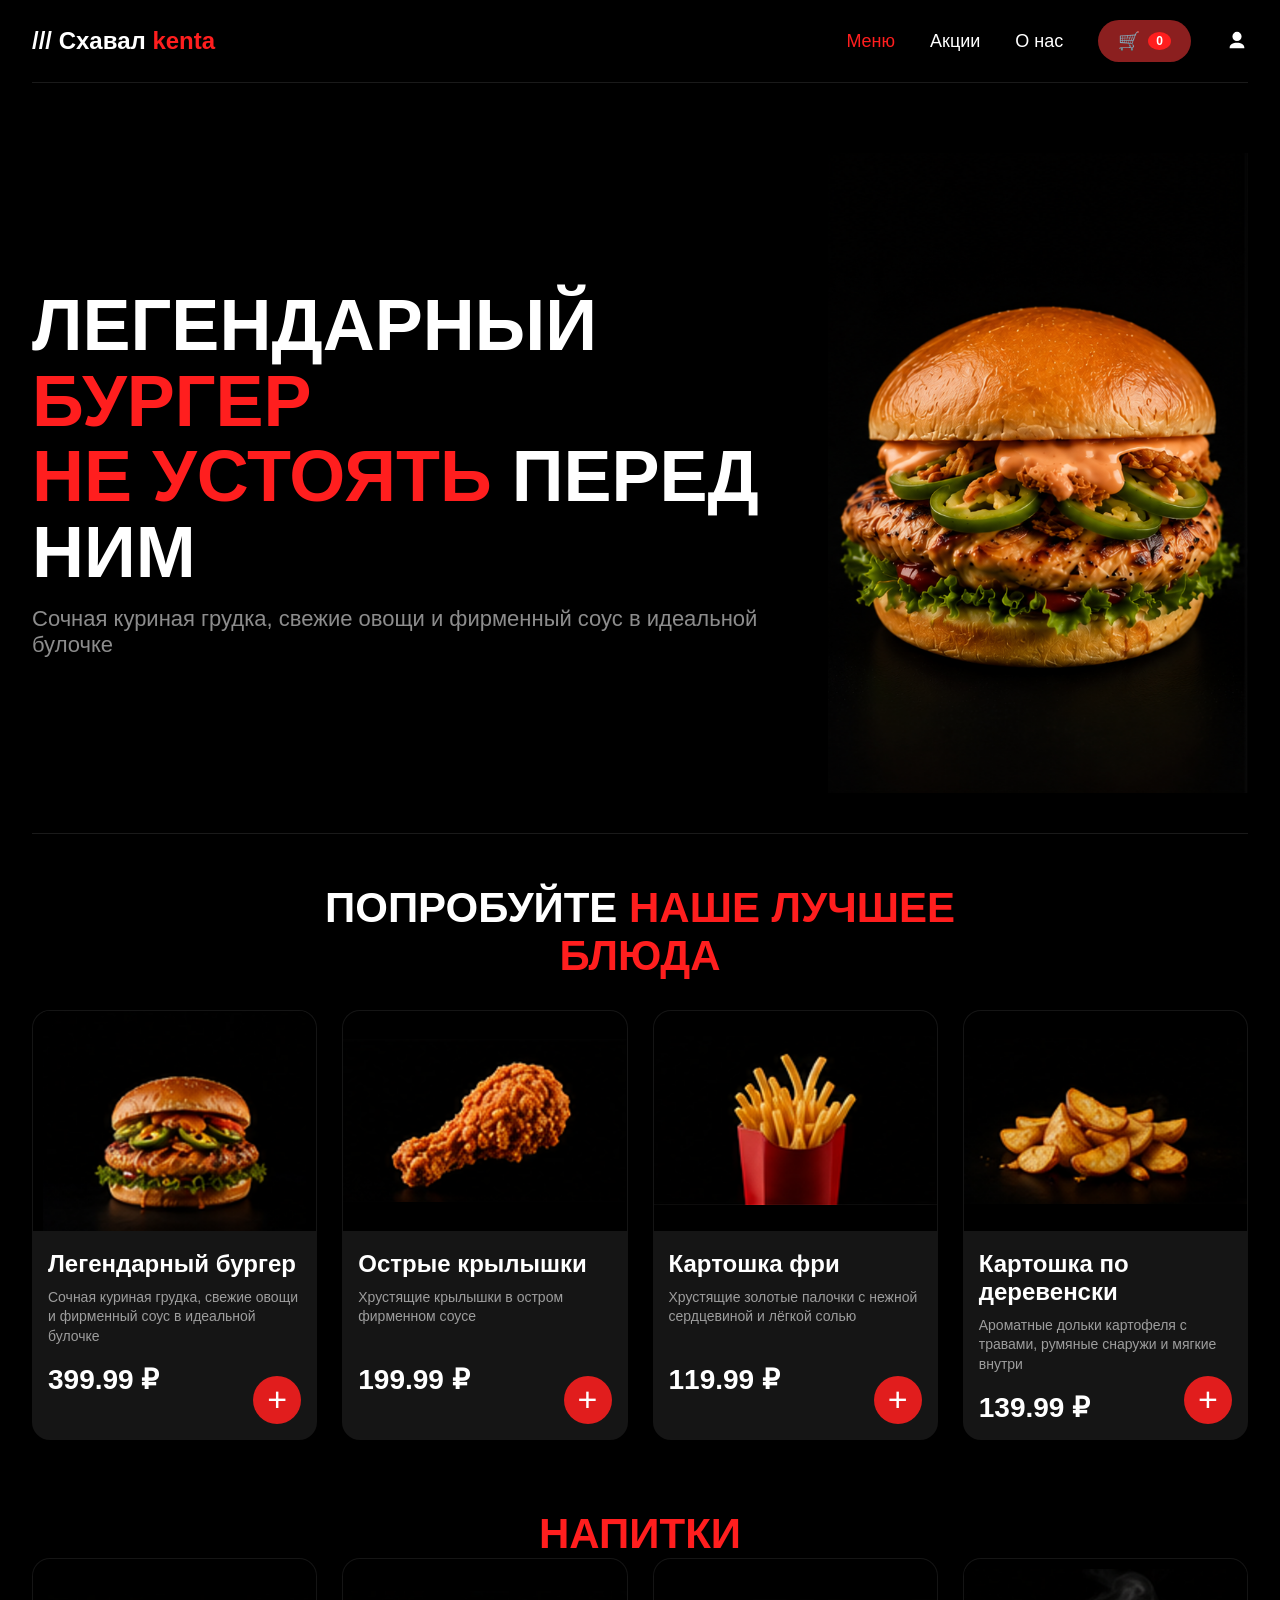
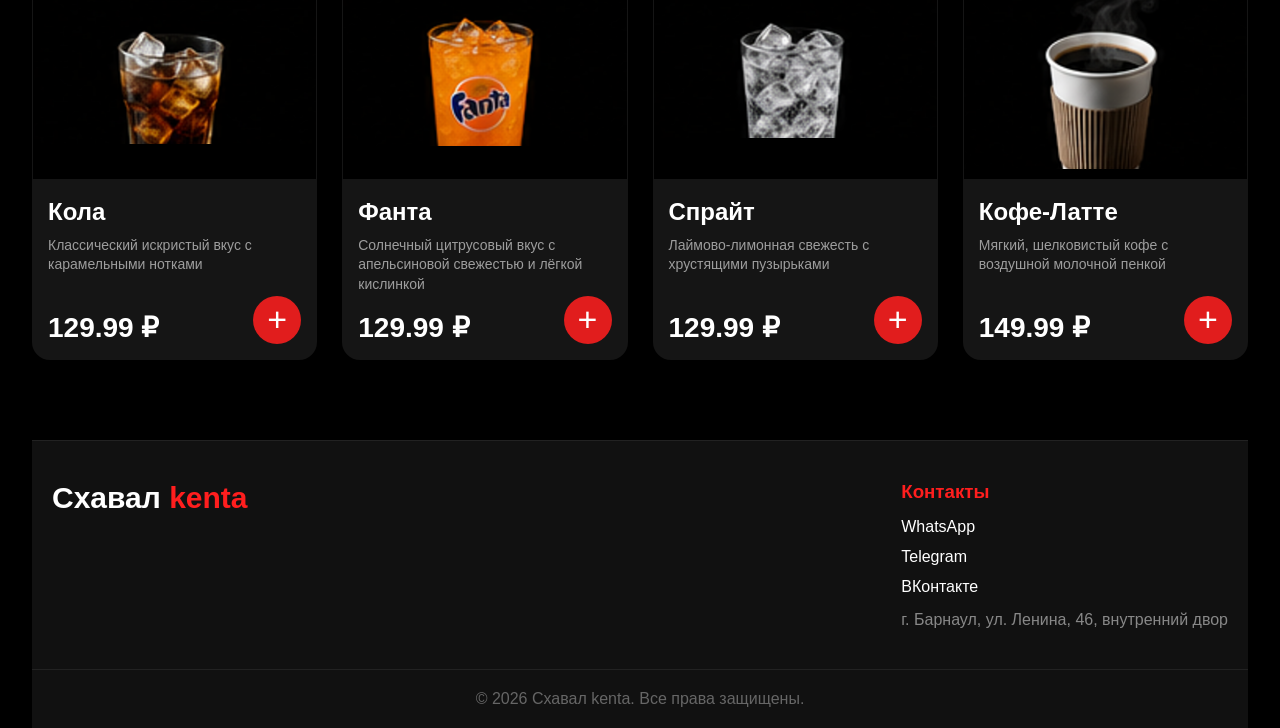
<file: index.html>
<!DOCTYPE html>
<html lang="ru">

<head>
    <meta charset="UTF-8">
    <meta name="viewport" content="width=device-width, initial-scale=1.0">
    <title>Схавал kenta</title>
    <link rel="stylesheet" href="style.css">
</head>

<body>
    <div class="container">

        <header>
            <a class="logo" href="index.html">/// Схавал <span>kenta</span></a>
            <div class="nav">
                <a href="index.html" class="active" id="nav-home">Меню</a>
                <a href="promo.html" id="nav-promo">Акции</a>
                <a href="about.html" id="nav-about2">О нас</a>
                <a class="cart" onclick="openCart()">
                    🛒 <span class="cart-badge" id="cartCount">0</span>
                </a>
                <a class="profile-btn" href="profile.html" id="nav-profile">
                    <svg xmlns="http://www.w3.org/2000/svg" width="22" height="22" fill="white" viewBox="0 0 24 24">
                        <path
                            d="M12 12a5 5 0 1 0-5-5 5 5 0 0 0 5 5zm0 2c-4.42 0-8 2.24-8 5v1h16v-1c0-2.76-3.58-5-8-5z" />
                    </svg>
                </a>
            </div>
        </header>

        <section class="hero">
            <div class="hero-text">
                <h1>
                    ЛЕГЕНДАРНЫЙ <span class="red">БУРГЕР</span><br>
                    <span class="red">НЕ УСТОЯТЬ</span> ПЕРЕД НИМ
                </h1>
                <p>Сочная куриная грудка, свежие овощи и фирменный соус в идеальной булочке</p>
            </div>
            <img id="heroBurger" src="bur1.png" alt="Бургер">
        </section>

        <div class="section-title">
            ПОПРОБУЙТЕ <span>НАШЕ ЛУЧШЕЕ</span><br>
            <span>БЛЮДА</span>
        </div>

        <div class="cards">
            <div class="card" data-id="1" data-title="Легендарный бургер" data-price="399.99">
                <img class="animated-food"
                    data-frames="burger1.png,burger2.png,burger3.png,burger4.png,burger5.png,burger6.png"
                    src="burger1.png" alt="">
                <div class="card-content">
                    <h3>Легендарный бургер</h3>
                    <p>Сочная куриная грудка, свежие овощи и фирменный соус в идеальной булочке</p>
                    <div class="price">399.99 ₽</div>
                </div>
                <button class="plus" onclick="addToCart(1)">+</button>
            </div>
            <div class="card" data-id="2" data-title="Острые крылышки" data-price="199.99">
                <img class="animated-food"
                    data-frames="chicken1.png,chicken2.png,chicken3.png,chicken4.png,chicken5.png,chicken6.png"
                    src="chicken1.png" alt="">
                <div class="card-content">
                    <h3>Острые крылышки</h3>
                    <p>Хрустящие крылышки в остром фирменном соусе</p>
                    <div class="price">199.99 ₽</div>
                </div>
                <button class="plus" onclick="addToCart(2)">+</button>
            </div>
            <div class="card" data-id="3" data-title="Картошка фри" data-price="119.99">
                <img class="animated-food"
                    data-frames="fries1.png,fries2.png,fries3.png,fries4.png,fries5.png,fries6.png" src="fries1.png"
                    alt="">
                <div class="card-content">
                    <h3>Картошка фри</h3>
                    <p>Хрустящие золотые палочки с нежной сердцевиной и лёгкой солью</p>
                    <div class="price">119.99 ₽</div>
                </div>
                <button class="plus" onclick="addToCart(3)">+</button>
            </div>
            <div class="card" data-id="4" data-title="Картошка по деревенски" data-price="139.99">
                <img class="animated-food"
                    data-frames="potato1.png,potato2.png,potato3.png,potato4.png,potato5.png,potato6.png"
                    src="potato1.png" alt="">
                <div class="card-content">
                    <h3>Картошка по деревенски</h3>
                    <p>Ароматные дольки картофеля с травами, румяные снаружи и мягкие внутри</p>
                    <div class="price">139.99 ₽</div>
                </div>
                <button class="plus" onclick="addToCart(4)">+</button>
            </div>
        </div>

        <h2 class="drinks">НАПИТКИ</h2>

        <div class="cards">
            <div class="card" data-id="5" data-title="Кола" data-price="129.99">
                <img class="animated-food" data-frames="cola1.png,cola2.png,cola3.png,cola4.png,cola5.png,cola6.png"
                    src="cola1.png" alt="">
                <div class="card-content">
                    <h3>Кола</h3>
                    <p>Классический искристый вкус с карамельными нотками</p>
                    <div class="price">129.99 ₽</div>
                </div>
                <button class="plus" onclick="addToCart(5)">+</button>
            </div>
            <div class="card" data-id="6" data-title="Фанта" data-price="129.99">
                <img class="animated-food"
                    data-frames="fanta1.png,fanta2.png,fanta3.png,fanta4.png,fanta5.png,fanta6.png" src="fanta1.png"
                    alt="">
                <div class="card-content">
                    <h3>Фанта</h3>
                    <p>Солнечный цитрусовый вкус с апельсиновой свежестью и лёгкой кислинкой</p>
                    <div class="price">129.99 ₽</div>
                </div>
                <button class="plus" onclick="addToCart(6)">+</button>
            </div>
            <div class="card" data-id="7" data-title="Спрайт" data-price="129.99">
                <img class="animated-food"
                    data-frames="sprite1.png,sprite2.png,sprite3.png,sprite4.png,sprite5.png,sprite6.png"
                    src="sprite1.png" alt="">
                <div class="card-content">
                    <h3>Спрайт</h3>
                    <p>Лаймово-лимонная свежесть с хрустящими пузырьками</p>
                    <div class="price">129.99 ₽</div>
                </div>
                <button class="plus" onclick="addToCart(7)">+</button>
            </div>
            <div class="card" data-id="8" data-title="Кофе-Латте" data-price="149.99">
                <img class="animated-food"
                    data-frames="latte1.png,latte2.png,latte3.png,latte4.png,latte5.png,latte6.png" src="latte1.png"
                    alt="">
                <div class="card-content">
                    <h3>Кофе-Латте</h3>
                    <p>Мягкий, шелковистый кофе с воздушной молочной пенкой</p>
                    <div class="price">149.99 ₽</div>
                </div>
                <button class="plus" onclick="addToCart(8)">+</button>
            </div>
        </div>

        <footer class="footer">
            <div class="footer-container">
                <div class="footer-logo">
                    <h2>Схавал <span>kenta</span></h2>
                </div>
                <div class="footer-links">
                    <h3>Контакты</h3>
                    <a href="https://wa.me/79999999999" target="_blank">WhatsApp</a>
                    <a href="https://t.me/yourtelegram" target="_blank">Telegram</a>
                    <a href="https://vk.com/yourvk" target="_blank">ВКонтакте</a>
                    <p>г. Барнаул, ул. Ленина, 46, внутренний двор</p>
                </div>
            </div>
            <div class="footer-bottom">
                © 2026 Схавал kenta. Все права защищены.
            </div>
        </footer>

    </div>

    <div id="cartPanel" class="cart-panel">
        <div class="cart-header">
            <h2>🛒 <span>Корзина</span></h2>
            <button onclick="closeCart()">✕</button>
        </div>
        <div id="cartItems"></div>
        <div class="cart-total">Итого: <span id="cartTotal">0 ₽</span></div>
        <button class="checkout-btn" onclick="checkout()">Оформить заказ</button>
    </div>
    <div id="overlay" class="overlay" onclick="closeCart()"></div>

    <div id="orderModal" class="order-modal">
        <h2>Заказ оформлен!</h2>
        <p>Ваш заказ принят и готовится</p>
        <div class="time">67 минут</div>
        <p style="font-size: 0.95rem; color: #666;">Время ожидания</p>
        <button onclick="closeOrderModal()">Отлично!</button>
    </div>


    <div class="toast" id="toast"></div>
    <script src="cart.js"></script>
    <script>

        let foods = document.querySelectorAll('.animated-food');
        foods.forEach(function (food) {
            let interval;
            let frames = food.dataset.frames.split(',');
            food.parentElement.addEventListener('mouseenter', function () {
                let index = 0;
                interval = setInterval(function () {
                    food.src = frames[index];
                    index++;
                    if (index >= frames.length) index = 0;
                }, 120);
            });
            food.parentElement.addEventListener('mouseleave', function () {
                clearInterval(interval);
                food.src = frames[0];
            });
        });

        let heroBurger = document.querySelector('#heroBurger');
        if (heroBurger) {
            let heroFrames = ['bur1.png', 'bur2.png', 'bur3.png'];
            let heroIndex = 0;
            setInterval(function () {
                heroBurger.src = heroFrames[heroIndex];
                heroIndex++;
                if (heroIndex >= heroFrames.length) heroIndex = 0;
            }, 1000);
        }
    </script>
</body>

</html>
</file>
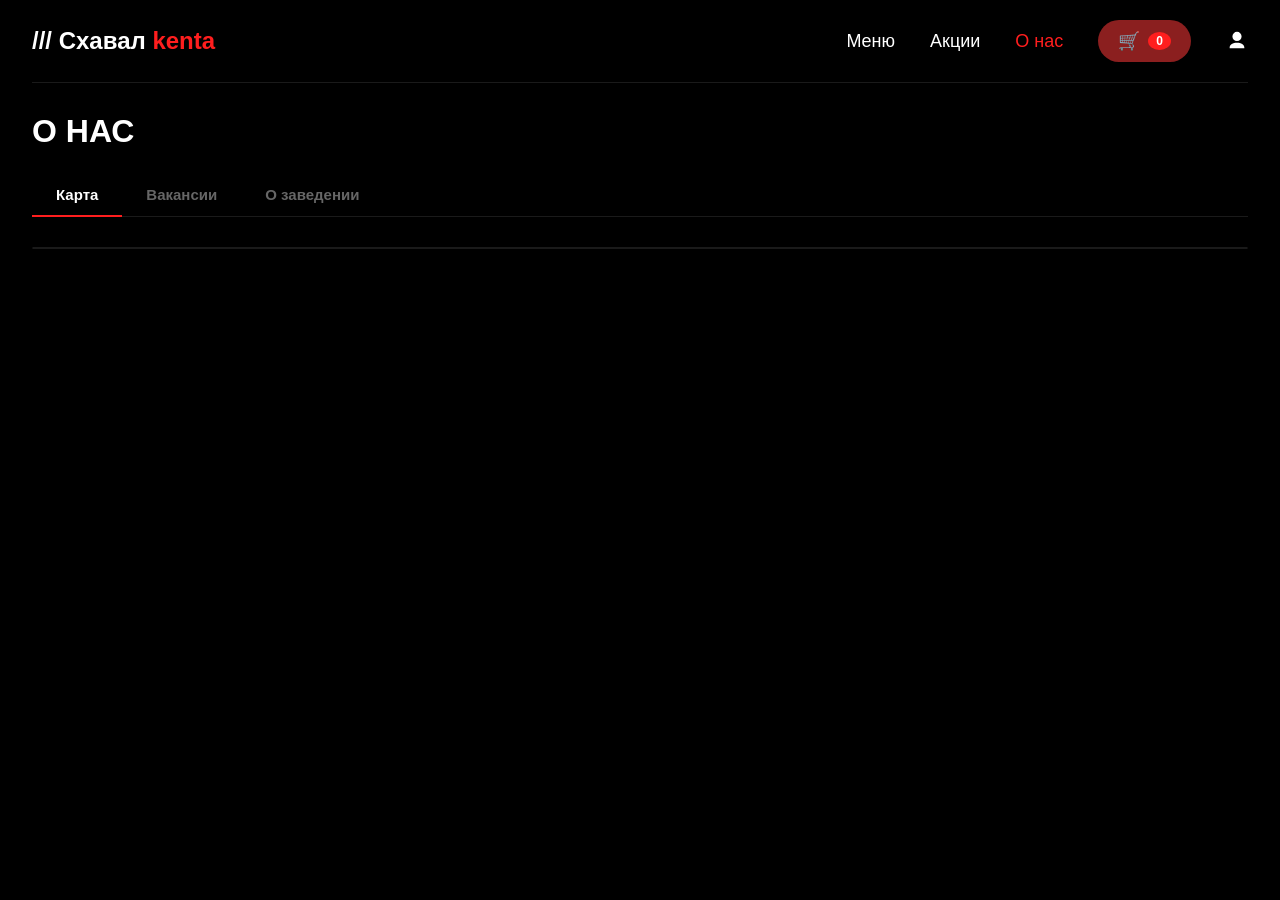
<file: about.html>
<!DOCTYPE html>
<html lang="ru">

<head>
    <meta charset="UTF-8">
    <meta name="viewport" content="width=device-width, initial-scale=1.0">
    <title>Схавал kenta</title>
    <link rel="stylesheet" href="style.css">
</head>

<body>
    <div class="container">

        <header>
            <a class="logo" href="index.html">/// Схавал <span>kenta</span></a>
            <div class="nav">
                <a href="index.html" id="nav-home">Меню</a>
                <a href="promo.html" id="nav-promo">Акции</a>
                <a href="about.html" class="active" id="nav-about2">О нас</a>
                <a class="cart" onclick="openCart()">
                    🛒 <span class="cart-badge" id="cartCount">0</span>
                </a>
                <a class="profile-btn" href="profile.html" id="nav-profile">
                    <svg xmlns="http://www.w3.org/2000/svg" width="22" height="22" fill="white" viewBox="0 0 24 24">
                        <path
                            d="M12 12a5 5 0 1 0-5-5 5 5 0 0 0 5 5zm0 2c-4.42 0-8 2.24-8 5v1h16v-1c0-2.76-3.58-5-8-5z" />
                    </svg>
                </a>
            </div>
        </header>

        <h1 class="page-title">О нас</h1>

        <div class="rest-tabs">
            <button class="rest-tab active" onclick="switchTab('map',this)">Карта</button>
            <button class="rest-tab" onclick="switchTab('vacancies',this)">Вакансии</button>
            <button class="rest-tab" onclick="switchTab('about',this)">О заведении</button>
        </div>

        <div id="rtab-map">
            <div style="background:#0a0a0a;border:1px solid #1a1a1a;border-radius:18px;overflow:hidden;">
                <script type="text/javascript" charset="utf-8" async
                    src="https://api-maps.yandex.ru/services/constructor/1.0/js/?um=constructor%3A766da24a5356ea1ac4729440b172057c59a170a69f3372143c3693580da7311b&amp;width=100%&amp;height=400&amp;lang=ru_RU&amp;scroll=true"></script>
            </div>
        </div>

        <div id="rtab-vacancies" style="display:none;">
            <div class="vacancy-grid">
                <div class="vacancy-card">
                    <div>
                        <div class="v-title">Кассир-оператор</div>
                        <div class="v-meta">Полная занятость · Центр · Опыт не требуется</div>
                    </div>
                    <div class="vacancy-salary">от 45 000 ₽</div><button class="btn-primary">Откликнуться</button>
                </div>
                <div class="vacancy-card">
                    <div>
                        <div class="v-title">Повар горячего цеха</div>
                        <div class="v-meta">Полная занятость · Все точки · Опыт от 1 года</div>
                    </div>
                    <div class="vacancy-salary">от 60 000 ₽</div><button class="btn-primary">Откликнуться</button>
                </div>
                <div class="vacancy-card">
                    <div>
                        <div class="v-title">Менеджер смены</div>
                        <div class="v-meta">Полная занятость · Все точки · Опыт от 2 лет</div>
                    </div>
                    <div class="vacancy-salary">от 75 000 ₽</div><button class="btn-primary">Откликнуться</button>
                </div>
                <div class="vacancy-card">
                    <div>
                        <div class="v-title">Курьер доставки</div>
                        <div class="v-meta">Частичная занятость · Свободный график</div>
                    </div>
                    <div class="vacancy-salary">от 50 000 ₽</div><button class="btn-primary">Откликнуться</button>
                </div>
            </div>
        </div>

        <div id="rtab-about" style="display:none;">
            <div class="about-text">
                <p>Добро пожаловать в «Схавал kenta»! Здесь пахнет жареным луком и свежей булочкой, а курочка всегда
                    золотистая и хрустит так, что слышно за версту. Мы не заставляем ждать - ваши любимые бургеры,
                    крылья и картофель фри готовятся мгновенно. Идеальное место, чтобы быстро перекусить после учебы,
                    работы или просто порадовать себя вкусным хот-догом. Заходите, у нас вкусно и по-соседски душевно!
                </p>
            </div>
            <div class="stats-grid">
                <div class="stat-card">
                    <div class="stat-number">12</div>
                    <div class="stat-label">Ресторанов</div>
                </div>
                <div class="stat-card">
                    <div class="stat-number">500k+</div>
                    <div class="stat-label">Гостей в год</div>
                </div>
                <div class="stat-card">
                    <div class="stat-number">4.8★</div>
                    <div class="stat-label">Средняя оценка</div>
                </div>
            </div>
        </div>

    </div>
    <div id="cartPanel" class="cart-panel">
        <div class="cart-header">
            <h2>🛒 <span>Корзина</span></h2><button onclick="closeCart()">✕</button>
        </div>
        <div id="cartItems"></div>
        <div class="cart-total">Итого: <span id="cartTotal">0 ₽</span></div>
        <button class="checkout-btn" onclick="checkout()">Оформить заказ</button>
    </div>
    <div id="overlay" class="overlay" onclick="closeCart()"></div>
    <div id="orderModal" class="order-modal">
        <h2>Заказ оформлен!</h2>
        <p>Ваш заказ принят и готовится</p>
        <div class="time">67 минут</div>
        <p style="font-size: 0.95rem; color: #666;">Время ожидания</p>
        <button onclick="closeOrderModal()">Отлично!</button>
    </div>
    <div class="toast" id="toast"></div>

    <script src="cart.js"></script>
    <script>
        function switchTab(id, btn) {
            document.querySelectorAll('[id^="rtab-"]').forEach(t => t.style.display = 'none');
            document.querySelectorAll('.rest-tab').forEach(b => b.classList.remove('active'));
            document.getElementById('rtab-' + id).style.display = 'block';
            if (btn) btn.classList.add('active');
        }
    </script>
</body>

</html>
</file>
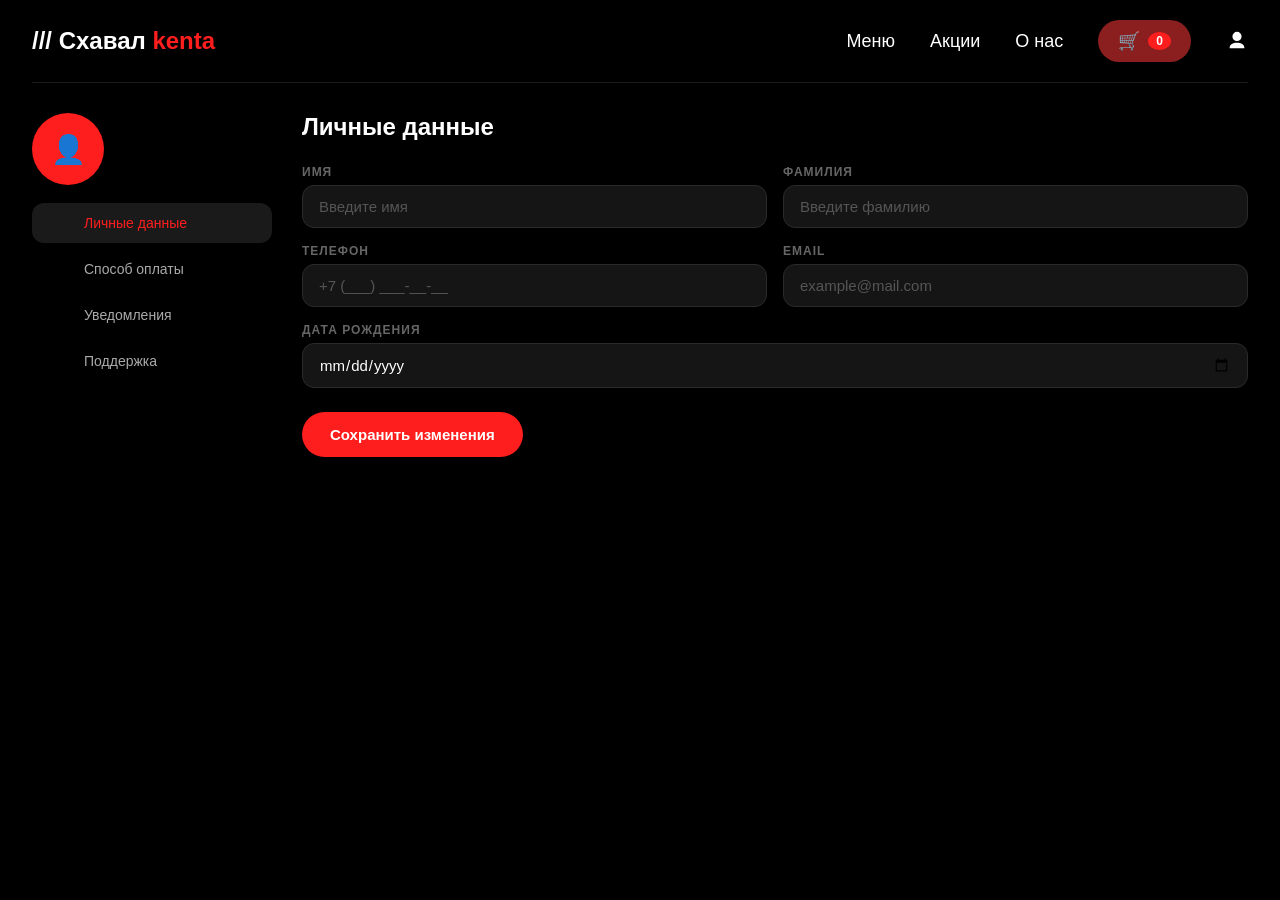
<file: profile.html>
<!DOCTYPE html>
<html lang="ru">
<head>
<meta charset="UTF-8">
<meta name="viewport" content="width=device-width, initial-scale=1.0">
<title>Схавал kenta</title>
<link rel="stylesheet" href="style.css">

</head>
<body>
<div class="container">

<header>
    <a class="logo" href="index.html">/// Схавал <span>kenta</span></a>
    <div class="nav">
        <a href="index.html" id="nav-home">Меню</a>
        <a href="promo.html" id="nav-promo">Акции</a>
        <a href="about.html" id="nav-about2">О нас</a>
        <a class="cart" onclick="openCart()">
            🛒 <span class="cart-badge" id="cartCount">0</span>
        </a>
        <a class="profile-btn active" href="profile.html" id="nav-profile">
            <svg xmlns="http://www.w3.org/2000/svg" width="22" height="22" fill="white" viewBox="0 0 24 24">
                <path d="M12 12a5 5 0 1 0-5-5 5 5 0 0 0 5 5zm0 2c-4.42 0-8 2.24-8 5v1h16v-1c0-2.76-3.58-5-8-5z"/>
            </svg>
        </a>
    </div>
</header>

<div class="profile-layout">
    <aside class="profile-sidebar">
        <div class="profile-avatar">👤</div>
        <button class="profile-nav-btn active" onclick="switchProfile('info',this)"><span style="font-size:18px;width:24px;"></span>Личные данные</button>
        <button class="profile-nav-btn" onclick="switchProfile('payment',this)"><span style="font-size:18px;width:24px;"></span>Способ оплаты</button>
        <button class="profile-nav-btn" onclick="switchProfile('notifs',this)"><span style="font-size:18px;width:24px;"></span>Уведомления</button>
        <button class="profile-nav-btn" onclick="switchProfile('support',this)"><span style="font-size:18px;width:24px;"></span>Поддержка</button>
    </aside>

    <main>
        <div class="profile-section active" id="ps-info">
            <h2>Личные данные</h2>
            <div class="form-row">
                <div class="form-group"><label class="form-label">Имя</label><input class="form-input" placeholder="Введите имя"></div>
                <div class="form-group"><label class="form-label">Фамилия</label><input class="form-input" placeholder="Введите фамилию"></div>
            </div>
            <div class="form-row">
                <div class="form-group"><label class="form-label">Телефон</label><input class="form-input" placeholder="+7 (___) ___-__-__"></div>
                <div class="form-group"><label class="form-label">Email</label><input class="form-input" placeholder="example@mail.com"></div>
            </div>
            <div class="form-group" style="margin-bottom:24px;"><label class="form-label">Дата рождения</label><input class="form-input" type="date"></div>
            <button class="btn-primary">Сохранить изменения</button>
        </div>

        <div class="profile-section" id="ps-payment">
            <h2>Способ оплаты</h2>
            <div class="payment-cards" id="paymentCards">
                <div class="pay-card" onclick="selectCard(this)">
                    <div class="pay-card-left"><span class="pay-icon"></span><div><div class="pay-name">Банковская карта</div></div></div>
                    <div class="pay-radio"></div>
                </div>
                <div class="pay-card" onclick="selectCard(this)">
                    <div class="pay-card-left"><span class="pay-icon"></span><div><div class="pay-name">Наличными</div></div></div>
                    <div class="pay-radio"></div>
                </div>
                <div class="pay-card" onclick="selectCard(this)">
                    <div class="pay-card-left"><span class="pay-icon"></span><div><div class="pay-name">QR-код / СБП</div></div></div>
                    <div class="pay-radio"></div>
                </div>
            </div>

            <button class="add-card-btn" onclick="toggleAddCard()">
                <span>+</span> Добавить карту
            </button>

            <div class="add-card-form" id="addCardForm">
                <div class="form-row">
                    <div class="form-group form-group-full"><label class="form-label">Номер карты</label><input class="form-input" id="cardNumber" placeholder="0000 0000 0000 0000"></div>
                </div>
                <div class="form-row">
                    <div class="form-group"><label class="form-label">Срок действия</label><input class="form-input" id="cardExpiry" placeholder="ММ/ГГ"></div>
                    <div class="form-group"><label class="form-label">CVV</label><input class="form-input" id="cardCvv" placeholder="***" type="password"></div>
                </div>
                <div class="form-row">
                    <div class="form-group form-group-full"><label class="form-label">Имя держателя</label><input class="form-input" id="cardHolder" placeholder="IVAN IVANOV"></div>
                </div>
                <button class="btn-primary" onclick="saveCard()">Добавить карту</button>
            </div>
        </div>

        <div class="profile-section" id="ps-notifs">
            <h2>Уведомления</h2>
            <div class="notif-list">
                <div class="notif-row"><div><div class="notif-title">Акции и скидки</div><div class="notif-desc">Узнавай первым о новых акциях</div></div><div class="toggle on" onclick="toggleSwitch(this)"></div></div>
                <div class="notif-row"><div><div class="notif-title">Статус заказа</div><div class="notif-desc">Уведомления о готовности и доставке</div></div><div class="toggle on" onclick="toggleSwitch(this)"></div></div>
                <div class="notif-row"><div><div class="notif-title">Новинки меню</div><div class="notif-desc">Сообщения о новых блюдах</div></div><div class="toggle" onclick="toggleSwitch(this)"></div></div>
                <div class="notif-row"><div><div class="notif-title">Push-уведомления</div><div class="notif-desc">Мгновенные уведомления в браузере</div></div><div class="toggle on" onclick="toggleSwitch(this)"></div></div>
                <div class="notif-row"><div><div class="notif-title">Email-рассылка</div><div class="notif-desc">Еженедельная подборка акций</div></div><div class="toggle" onclick="toggleSwitch(this)"></div></div>
            </div>
        </div>

        <div class="profile-section" id="ps-support">
            <h2>Поддержка</h2>
            <div class="support-list">
                <div class="support-card" onclick="toggleFaq(this)">
                    <div><div class="support-name">Позвонить нам</div><div class="support-desc">+7 (800) 123-45-67 · Бесплатно</div></div>
                    <span class="support-arrow">›</span>
                </div>

                <div class="support-card" onclick="toggleFaq(this)">
                    <div><div class="support-name">Написать на email</div><div class="support-desc">support@kenta.ru</div></div>
                    <span class="support-arrow">›</span>
                </div>

                <div class="support-card" onclick="toggleFaq(this)">
                    <div><div class="support-name">Среднее время ожидания</div><div class="support-desc">Нажми, чтобы узнать</div></div>
                    <span class="support-arrow">›</span>
                </div>
                <div class="faq-answer">Среднее время ожидания заказа — <strong style="color:#fff;">20 минут</strong>. В часы пик может увеличиваться до 30 минут.</div>

                <div class="support-card" onclick="toggleFaq(this)">
                    <div><div class="support-name">Часы работы</div><div class="support-desc">Нажми, чтобы узнать</div></div>
                    <span class="support-arrow">›</span>
                </div>
                <div class="faq-answer">Мы работаем ежедневно с <strong style="color:#fff;">9:00</strong> до <strong style="color:#fff;">23:00</strong>. Без выходных!</div>

                <div class="support-card" onclick="toggleFaq(this)">
                    <div><div class="support-name">Можно ли устроиться с 16 лет?</div><div class="support-desc">Нажми, чтобы узнать</div></div>
                    <span class="support-arrow">›</span>
                </div>
                <div class="faq-answer">Да, можно! Мы принимаем на работу кандидатов <strong style="color:#fff;">с 16 лет</strong> на должности кассира и помощника повара. Ждём твоё резюме!</div>

                <div class="support-card" onclick="toggleFaq(this)">
                    <div><div class="support-name">Есть ли доставка?</div><div class="support-desc">Нажми, чтобы узнать</div></div>
                    <span class="support-arrow">›</span>
                </div>
                <div class="faq-answer">Да, мы доставляем заказы в радиусе <strong style="color:#fff;">5 км</strong> от ресторана. Минимальная сумма заказа — <strong style="color:#fff;">299 ₽</strong>. Доставка бесплатная при заказе от 599 ₽.</div>
            </div>
        </div>
    </main>
</div>
</div>

<div id="cartPanel" class="cart-panel">
    <div class="cart-header"><h2>🛒 <span>Корзина</span></h2><button onclick="closeCart()">✕</button></div>
    <div id="cartItems"></div>
    <div class="cart-total">Итого: <span id="cartTotal">0 ₽</span></div>
    <button class="checkout-btn" onclick="checkout()">Оформить заказ</button>
</div>
<div id="overlay" class="overlay" onclick="closeCart()"></div>
<div id="orderModal" class="order-modal">
    <h2>Заказ оформлен!</h2>
    <p>Ваш заказ принят и готовится</p>
    <div class="time">67 минут</div>
    <p style="font-size: 0.95rem; color: #666;">Время ожидания</p>
    <button onclick="closeOrderModal()">Отлично!</button>
</div>
<div class="toast" id="toast"></div>

<script src="cart.js"></script>
<script>
let savedCards = [];

function loadCards() {
    const saved = localStorage.getItem('savedCards');
    if (saved) { try { savedCards = JSON.parse(saved); } catch(e) { savedCards = []; } }
    renderCards();
}

function saveCards() { localStorage.setItem('savedCards', JSON.stringify(savedCards)); }

function renderCards() {
    const container = document.getElementById('paymentCards');
    document.querySelectorAll('.saved-card').forEach(el => el.remove());
    savedCards.forEach((card, index) => {
        const div = document.createElement('div');
        div.className = 'pay-card saved-card';
        div.innerHTML = `
            <div class="pay-card-left">
                <span class="pay-icon">💳</span>
                <div><div class="pay-name">${card.holder}</div><div class="pay-num">•••• •••• •••• ${card.number.slice(-4)}</div></div>
            </div>
            <div style="display:flex;align-items:center;gap:12px;">
                <div class="pay-radio"></div>
                <button class="delete-card-btn" onclick="deleteCard(${index})" title="Удалить карту">✕</button>
            </div>
        `;
        div.onclick = function() { selectCard(this); };
        container.appendChild(div);
    });
}

function deleteCard(index) {
    savedCards.splice(index, 1);
    saveCards();
    renderCards();
    showToast('Карта удалена');
}

function selectCard(card) {
    document.querySelectorAll('.pay-card').forEach(c => {
        c.classList.remove('selected');
        const radio = c.querySelector('.pay-radio');
        if (radio) radio.classList.remove('checked');
    });
    card.classList.add('selected');
    const radio = card.querySelector('.pay-radio');
    if (radio) radio.classList.add('checked');
}

function switchProfile(id, btn) {
    document.querySelectorAll('.profile-section').forEach(s => s.classList.remove('active'));
    document.querySelectorAll('.profile-nav-btn').forEach(b => b.classList.remove('active'));
    document.getElementById('ps-' + id).classList.add('active');
    if (btn) btn.classList.add('active');
}

function toggleSwitch(el) { el.classList.toggle('on'); }

function toggleFaq(card) {
    const answer = card.nextElementSibling;
    const arrow = card.querySelector('.support-arrow');
    if (answer && answer.classList.contains('faq-answer')) {
        answer.classList.toggle('open');
        if (arrow) arrow.classList.toggle('open');
    }
}

function toggleAddCard() {
    const form = document.getElementById('addCardForm');
    form.classList.toggle('open');
    if (form.classList.contains('open')) {
        showToast('Заполните данные карты');
    } else {
        document.querySelectorAll('#addCardForm .form-input').forEach(inp => inp.value = '');
        showToast('Добавление карты отменено');
    }
}

function saveCard() {
    const number = document.getElementById('cardNumber');
    const expiry = document.getElementById('cardExpiry');
    const cvv = document.getElementById('cardCvv');
    const holder = document.getElementById('cardHolder');
    
    let empty = false;
    [number, expiry, cvv, holder].forEach(inp => {
        if (!inp.value.trim()) {
            inp.style.borderColor = '#ff1e1e';
            empty = true;
        } else {
            inp.style.borderColor = '#2a2a2a';
        }
    });
    
    if (empty) {
        showToast('Заполните все поля');
        return;
    }
    
    savedCards.push({
        number: number.value.replace(/\s/g, ''),
        expiry: expiry.value,
        cvv: cvv.value,
        holder: holder.value.toUpperCase()
    });
    saveCards();
    renderCards();
    [number, expiry, cvv, holder].forEach(inp => inp.value = '');
    document.getElementById('addCardForm').classList.remove('open');
    showToast('Карта успешно добавлена!');
}

loadCards();
</script>
</body>
</html>
</file>
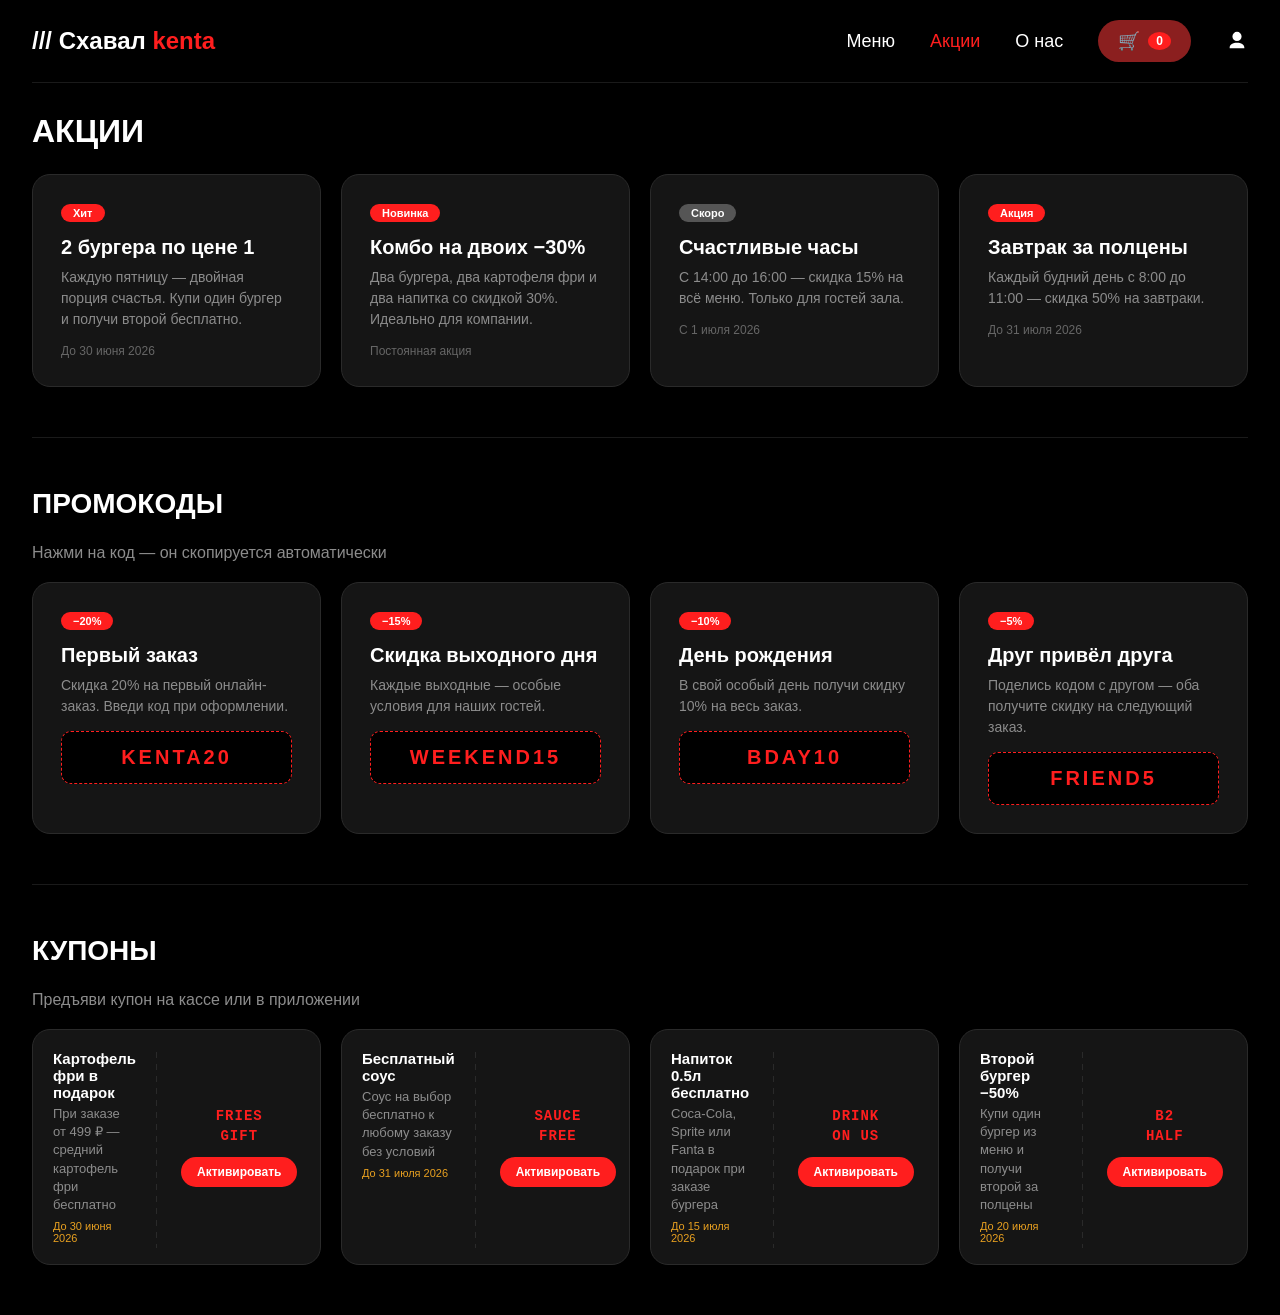
<file: promo.html>
<!DOCTYPE html>
<html lang="ru">
<head>
<meta charset="UTF-8">
<meta name="viewport" content="width=device-width, initial-scale=1.0">
<title>Схавал kenta</title>
<link rel="stylesheet" href="style.css">

</head>
<body>
<div class="container">

<header>
    <a class="logo" href="index.html">/// Схавал <span>kenta</span></a>
    <div class="nav">
        <a href="index.html" id="nav-home">Меню</a>
        <a href="promo.html" class="active" id="nav-promo">Акции</a>
        <a href="about.html" id="nav-about2">О нас</a>
        <a class="cart" onclick="openCart()">
            🛒 <span class="cart-badge" id="cartCount">0</span>
        </a>
        <a class="profile-btn" href="profile.html" id="nav-profile">
            <svg xmlns="http://www.w3.org/2000/svg" width="22" height="22" fill="white" viewBox="0 0 24 24">
                <path d="M12 12a5 5 0 1 0-5-5 5 5 0 0 0 5 5zm0 2c-4.42 0-8 2.24-8 5v1h16v-1c0-2.76-3.58-5-8-5z"/>
            </svg>
        </a>
    </div>
</header>

<h1 class="page-title">Акции</h1>

<div class="promo-grid">
    <div class="promo-card">
        <span class="promo-badge">Хит</span>
        <div class="promo-title">2 бургера по цене 1</div>
        <div class="promo-desc">Каждую пятницу — двойная порция счастья. Купи один бургер и получи второй бесплатно.</div>
        <div class="promo-deadline">До 30 июня 2026</div>
    </div>
    <div class="promo-card">
        <span class="promo-badge">Новинка</span>
        <div class="promo-title">Комбо на двоих −30%</div>
        <div class="promo-desc">Два бургера, два картофеля фри и два напитка со скидкой 30%. Идеально для компании.</div>
        <div class="promo-deadline">Постоянная акция</div>
    </div>
    <div class="promo-card">
        <span class="promo-badge promo-badge gray">Скоро</span>
        <div class="promo-title">Счастливые часы</div>
        <div class="promo-desc">С 14:00 до 16:00 — скидка 15% на всё меню. Только для гостей зала.</div>
        <div class="promo-deadline">С 1 июля 2026</div>
    </div>
    <div class="promo-card">
        <span class="promo-badge">Акция</span>
        <div class="promo-title">Завтрак за полцены</div>
        <div class="promo-desc">Каждый будний день с 8:00 до 11:00 — скидка 50% на завтраки.</div>
        <div class="promo-deadline">До 31 июля 2026</div>
    </div>
</div>

<hr class="divider">

<h2 style="font-size:28px;font-weight:700;text-transform:uppercase;margin-bottom:24px;">Промокоды</h2>
<p style="color:#8c8c8c;margin-bottom:20px;">Нажми на код — он скопируется автоматически</p>

<div class="promo-grid">
    <div class="promo-card">
        <span class="promo-badge">−20%</span>
        <div class="promo-title">Первый заказ</div>
        <div class="promo-desc">Скидка 20% на первый онлайн-заказ. Введи код при оформлении.</div>
        <div class="promo-code" onclick="copyCode('KENTA20')">KENTA20</div>
    </div>
    <div class="promo-card">
        <span class="promo-badge">−15%</span>
        <div class="promo-title">Скидка выходного дня</div>
        <div class="promo-desc">Каждые выходные — особые условия для наших гостей.</div>
        <div class="promo-code" onclick="copyCode('WEEKEND15')">WEEKEND15</div>
    </div>
    <div class="promo-card">
        <span class="promo-badge">−10%</span>
        <div class="promo-title">День рождения</div>
        <div class="promo-desc">В свой особый день получи скидку 10% на весь заказ.</div>
        <div class="promo-code" onclick="copyCode('BDAY10')">BDAY10</div>
    </div>
    <div class="promo-card">
        <span class="promo-badge">−5%</span>
        <div class="promo-title">Друг привёл друга</div>
        <div class="promo-desc">Поделись кодом с другом — оба получите скидку на следующий заказ.</div>
        <div class="promo-code" onclick="copyCode('FRIEND5')">FRIEND5</div>
    </div>
</div>

<hr class="divider">

<h2 style="font-size:28px;font-weight:700;text-transform:uppercase;margin-bottom:24px;">Купоны</h2>
<p style="color:#8c8c8c;margin-bottom:20px;">Предъяви купон на кассе или в приложении</p>

<div class="promo-grid">
    <div class="coupon-card">
        <div class="coupon-left">
            <div>
                <div class="coupon-title">Картофель фри в подарок</div>
                <div class="coupon-desc">При заказе от 499 ₽ — средний картофель фри бесплатно</div>
                <div class="coupon-exp">До 30 июня 2026</div>
            </div>
        </div>
        <div class="coupon-cut"></div>
        <div class="coupon-right">
            <div class="coupon-code-v">FRIES<br>GIFT</div>
            <button class="coupon-use-btn" onclick="showToast('Купон активирован!')">Активировать</button>
        </div>
    </div>
    <div class="coupon-card">
        <div class="coupon-left">
            <div>
                <div class="coupon-title">Бесплатный соус</div>
                <div class="coupon-desc">Соус на выбор бесплатно к любому заказу без условий</div>
                <div class="coupon-exp">До 31 июля 2026</div>
            </div>
        </div>
        <div class="coupon-cut"></div>
        <div class="coupon-right">
            <div class="coupon-code-v">SAUCE<br>FREE</div>
            <button class="coupon-use-btn" onclick="showToast('Купон активирован! ')">Активировать</button>
        </div>
    </div>
    <div class="coupon-card">
        <div class="coupon-left">
            <div>
                <div class="coupon-title">Напиток 0.5л бесплатно</div>
                <div class="coupon-desc">Coca-Cola, Sprite или Fanta в подарок при заказе бургера</div>
                <div class="coupon-exp">До 15 июля 2026</div>
            </div>
        </div>
        <div class="coupon-cut"></div>
        <div class="coupon-right">
            <div class="coupon-code-v">DRINK<br>ON US</div>
            <button class="coupon-use-btn" onclick="showToast('Купон активирован!')">Активировать</button>
        </div>
    </div>
    <div class="coupon-card">
        <div class="coupon-left">
            <div>
                <div class="coupon-title">Второй бургер −50%</div>
                <div class="coupon-desc">Купи один бургер из меню и получи второй за полцены</div>
                <div class="coupon-exp">До 20 июля 2026</div>
            </div>
        </div>
        <div class="coupon-cut"></div>
        <div class="coupon-right">
            <div class="coupon-code-v">B2<br>HALF</div>
            <button class="coupon-use-btn" onclick="showToast('Купон активирован! 🎉')">Активировать</button>
        </div>
    </div>
</div>

</div>
<div id="cartPanel" class="cart-panel">
    <div class="cart-header"><h2>🛒 <span>Корзина</span></h2><button onclick="closeCart()">✕</button></div>
    <div id="cartItems"></div>
    <div class="cart-total">Итого: <span id="cartTotal">0 ₽</span></div>
    <button class="checkout-btn" onclick="checkout()">Оформить заказ</button>
</div>
<div id="overlay" class="overlay" onclick="closeCart()"></div>
<div id="orderModal" class="order-modal">
    <h2>Заказ оформлен!</h2>
    <p>Ваш заказ принят и готовится</p>
    <div class="time">67 минут</div>
    <p style="font-size: 0.95rem; color: #666;">Время ожидания</p>
    <button onclick="closeOrderModal()">Отлично!</button>
</div>
<div class="toast" id="toast"></div>

<script src="cart.js"></script>
<script>
    function switchTab(id, btn) {
        document.querySelectorAll('[id^="rtab-"]').forEach(t => t.style.display = 'none');
        document.querySelectorAll('.rest-tab').forEach(b => b.classList.remove('active'));
        document.getElementById('rtab-' + id).style.display = 'block';
        if (btn) btn.classList.add('active');
    }
</script>
</body>
</html>
</file>
<file: style.css>
* {
    margin: 0;
    padding: 0;
    box-sizing: border-box;
    font-family: Arial, sans-serif;
}

body {
    background: #000;
    color: #fff;
}

.container {
    width: 95%;
    max-width: 1400px;
    margin: auto;
}

header {
    display: flex;
    justify-content: space-between;
    align-items: center;
    padding: 20px 0;
    border-bottom: 1px solid #1a1a1a;
    margin-bottom: 30px;
}

.logo {
    font-size: 24px;
    font-weight: 700;
    text-decoration: none;
    color: #fff;
    cursor: pointer;
}

.logo span {
    color: #ff1e1e;
}

.nav {
    display: flex;
    align-items: center;
    gap: 35px;
}

.nav a {
    color: #fff;
    text-decoration: none;
    font-size: 18px;
    cursor: pointer;
    transition: color .2s;
}

.nav a:hover {
    color: #ff1e1e;
}

.nav a.active {
    color: #ff1e1e;
}

.cart {
    background: #8b1f1f;
    padding: 10px 20px;
    border-radius: 30px;
    display: flex;
    align-items: center;
    gap: 8px;
    transition: transform .2s, background .2s;
    cursor: pointer;
}

.cart-badge {
    background: #ff1e1e;
    color: #fff;
    border-radius: 50%;
    padding: 2px 8px;
    font-size: 12px;
    font-weight: 700;
}

.profile-btn {
    display: flex;
    align-items: center;
}

.page {
    display: none;
}

.page.active {
    display: block;
}

.hero {
    display: flex;
    justify-content: space-between;
    align-items: center;
    margin-top: 30px;
    padding: 40px 0;
    border-bottom: 1px solid #1a1a1a;
}

.hero-text h1 {
    font-size: 72px;
    line-height: 1.05;
    font-weight: 700;
    text-transform: uppercase;
}

.red {
    color: #ff1e1e;
}

.hero-text p {
    color: #8c8c8c;
    margin-top: 15px;
    font-size: 22px;
}

.hero img {
    width: 420px;
    transition: 0.3s;
}

.section-title {
    text-align: center;
    margin: 50px 0 30px;
    font-size: 42px;
    font-weight: 700;
    text-transform: uppercase;
}

.section-title span {
    color: #ff1e1e;
}

.cards {
    display: grid;
    grid-template-columns: repeat(4, 1fr);
    gap: 25px;
}

.card {
    background: #151515;
    border-radius: 18px;
    overflow: hidden;
    position: relative;
    transition: transform .3s, border-color .3s;
    border: 1px solid transparent;
    cursor: pointer;
}

.card:hover {
    transform: translateY(-10px) scale(1.02);
    border-color: #ff1e1e;
}

.card img {
    width: 100%;
    height: 220px;
    object-fit: contain;
    background: #000;
    transition: 0.3s;
}

.card-content {
    padding: 15px;
}

.card h3 {
    font-size: 24px;
    margin-bottom: 10px;
}

.card p {
    color: #9d9d9d;
    line-height: 1.4;
    min-height: 60px;
    font-size: 14px;
}

.price {
    margin-top: 15px;
    font-size: 28px;
    font-weight: 700;
}

.plus {
    position: absolute;
    right: 15px;
    bottom: 15px;
    width: 48px;
    height: 48px;
    border-radius: 50%;
    background: #e11d1d;
    border: none;
    color: #fff;
    font-size: 34px;
    cursor: pointer;
    transition: background .2s, transform .15s;
    z-index: 10;
}

.plus:hover {
    background: #ff1e1e;
    transform: scale(1.1);
}

.drinks {
    margin-top: 70px;
    text-align: center;
    color: #ff1e1e;
    font-size: 42px;
    text-transform: uppercase;
}

.page-title {
    font-size: 32px;
    font-weight: 700;
    text-transform: uppercase;
    margin-bottom: 24px;
}

.rest-tabs {
    display: flex;
    gap: 0;
    margin-bottom: 30px;
    border-bottom: 1px solid #1a1a1a;
}

.rest-tab {
    padding: 12px 24px;
    background: none;
    border: none;
    color: #666;
    font-size: 15px;
    font-weight: 600;
    cursor: pointer;
    border-bottom: 2px solid transparent;
    margin-bottom: -1px;
    transition: all .2s;
}

.rest-tab:hover {
    color: #fff;
}

.rest-tab.active {
    color: #fff;
    border-bottom-color: #ff1e1e;
}

.vacancy-grid {
    display: grid;
    gap: 14px;
}

.vacancy-card {
    background: #151515;
    border-radius: 18px;
    padding: 24px;
    border: 1px solid #2a2a2a;
    display: flex;
    align-items: center;
    justify-content: space-between;
    gap: 20px;
    flex-wrap: wrap;
    transition: border-color .2s;
}

.vacancy-card:hover {
    border-color: #ff1e1e;
}

.v-title {
    font-weight: 700;
    font-size: 16px;
    margin-bottom: 4px;
}

.v-meta {
    color: #8c8c8c;
    font-size: 13px;
}

.vacancy-salary {
    font-weight: 700;
    font-size: 20px;
    color: #ff1e1e;
    white-space: nowrap;
}

.btn-primary {
    background: #ff1e1e;
    color: #fff;
    border: none;
    border-radius: 30px;
    padding: 14px 28px;
    font-size: 15px;
    font-weight: 600;
    cursor: pointer;
    transition: background .2s;
    display: inline-flex;
    align-items: center;
    gap: 8px;
    flex-shrink: 0;
}

.btn-primary:hover {
    background: #cc0000;
}

.about-text {
    background: #151515;
    border-radius: 18px;
    padding: 36px;
    border: 1px solid #2a2a2a;
    margin-bottom: 20px;
    line-height: 1.8;
    color: #ccc;
    font-size: 16px;
}

.about-text p {
    margin-bottom: 14px;
}

.about-text p:last-child {
    margin-bottom: 0;
}

.stats-grid {
    display: grid;
    grid-template-columns: repeat(3, 1fr);
    gap: 16px;
    margin-top: 20px;
}

.stat-card {
    background: #151515;
    border-radius: 18px;
    padding: 24px;
    border: 1px solid #2a2a2a;
    text-align: center;
}

.stat-number {
    font-size: 36px;
    font-weight: 900;
    color: #ff1e1e;
}

.stat-label {
    color: #8c8c8c;
    font-size: 13px;
    margin-top: 4px;
}

.promo-grid {
    display: grid;
    grid-template-columns: repeat(auto-fill, minmax(280px, 1fr));
    gap: 20px;
    margin-bottom: 50px;
}

.promo-card {
    background: #151515;
    border-radius: 18px;
    padding: 28px;
    border: 1px solid #2a2a2a;
    transition: border-color .2s, transform .2s;
}

.promo-card:hover {
    border-color: #ff1e1e;
    transform: translateY(-3px);
}

.promo-badge {
    background: #ff1e1e;
    color: #fff;
    font-size: 11px;
    font-weight: 700;
    padding: 3px 12px;
    border-radius: 20px;
    display: inline-block;
    margin-bottom: 14px;
}

.promo-badge.gray {
    background: #555;
}

.promo-title {
    font-size: 20px;
    font-weight: 700;
    margin-bottom: 8px;
}

.promo-desc {
    color: #8c8c8c;
    font-size: 14px;
    line-height: 1.5;
    margin-bottom: 14px;
}

.promo-deadline {
    color: #666;
    font-size: 12px;
}

.promo-code {
    background: #000;
    border: 1px dashed #ff1e1e;
    border-radius: 10px;
    padding: 14px 28px;
    font-size: 20px;
    font-weight: 700;
    color: #ff1e1e;
    letter-spacing: 3px;
    cursor: pointer;
    transition: background .2s;
    text-align: center;
    margin-top: 12px;
}

.promo-code:hover {
    background: #1a0505;
}

.divider {
    border: none;
    border-top: 1px solid #1a1a1a;
    margin: 50px 0;
}

.coupon-card {
    background: #151515;
    border: 1px solid #2a2a2a;
    border-radius: 18px;
    display: flex;
    overflow: hidden;
    transition: border-color .2s, transform .2s;
}

.coupon-card:hover {
    border-color: #ff1e1e;
    transform: translateY(-3px);
}

.coupon-left {
    display: flex;
    align-items: flex-start;
    gap: 14px;
    padding: 20px;
    flex: 1;
}

.coupon-emoji {
    font-size: 32px;
}

.coupon-title {
    font-weight: 700;
    font-size: 15px;
    margin-bottom: 4px;
}

.coupon-desc {
    color: #8c8c8c;
    font-size: 13px;
    line-height: 1.4;
    margin-bottom: 6px;
}

.coupon-exp {
    font-size: 11px;
    color: #e8a020;
}

.coupon-cut {
    width: 1px;
    background: repeating-linear-gradient(to bottom, transparent, transparent 6px, #2a2a2a 6px, #2a2a2a 12px);
    margin: 16px 0;
    flex-shrink: 0;
}

.coupon-right {
    display: flex;
    flex-direction: column;
    align-items: center;
    justify-content: center;
    gap: 10px;
    padding: 20px 24px;
    flex-shrink: 0;
}

.coupon-code-v {
    font-family: monospace;
    font-size: 14px;
    font-weight: 800;
    color: #ff1e1e;
    letter-spacing: 1px;
    text-align: center;
    line-height: 1.4;
}

.coupon-use-btn {
    background: #ff1e1e;
    color: #fff;
    border: none;
    border-radius: 20px;
    padding: 8px 16px;
    font-size: 12px;
    font-weight: 700;
    cursor: pointer;
    transition: background .2s;
}

.coupon-use-btn:hover {
    background: #cc0000;
}

.profile-layout {
    display: grid;
    grid-template-columns: 240px 1fr;
    gap: 30px;
    margin: 30px 0 60px;
}

.profile-sidebar {
    display: flex;
    flex-direction: column;
    gap: 6px;
}

.profile-avatar {
    width: 72px;
    height: 72px;
    border-radius: 50%;
    background: #ff1e1e;
    display: flex;
    align-items: center;
    justify-content: center;
    font-size: 28px;
    margin-bottom: 12px;
}

.profile-nav-btn {
    display: flex;
    align-items: center;
    gap: 12px;
    padding: 12px 16px;
    border-radius: 12px;
    background: none;
    border: none;
    color: #aaa;
    font-size: 14px;
    font-weight: 500;
    cursor: pointer;
    text-align: left;
    transition: background .2s, color .2s;
    width: 100%;
}

.profile-nav-btn:hover {
    background: #1a1a1a;
    color: #fff;
}

.profile-nav-btn.active {
    background: #1a1a1a;
    color: #ff1e1e;
}

.profile-section {
    display: none;
}

.profile-section.active {
    display: block;
}

.profile-section h2 {
    font-size: 24px;
    font-weight: 700;
    margin-bottom: 24px;
}

.form-row {
    display: grid;
    grid-template-columns: 1fr 1fr;
    gap: 16px;
    margin-bottom: 16px;
}

.form-group {
    display: flex;
    flex-direction: column;
    gap: 6px;
}

.form-label {
    font-size: 12px;
    font-weight: 600;
    color: #666;
    text-transform: uppercase;
    letter-spacing: 1px;
}

.form-input {
    background: #151515;
    border: 1px solid #2a2a2a;
    border-radius: 12px;
    padding: 12px 16px;
    color: #fff;
    font-size: 15px;
    outline: none;
    transition: border-color .2s;
}

.form-input:focus {
    border-color: #ff1e1e;
}

.form-input::placeholder {
    color: #555;
}

.payment-cards {
    display: grid;
    gap: 12px;
    margin-bottom: 20px;
}

.pay-card {
    background: #151515;
    border: 1px solid #2a2a2a;
    border-radius: 14px;
    padding: 18px 24px;
    display: flex;
    align-items: center;
    justify-content: space-between;
    cursor: pointer;
    transition: border-color .2s;
}

.pay-card:hover {
    border-color: #555;
}

.pay-card.selected {
    border-color: #ff1e1e;
}

.pay-card-left {
    display: flex;
    align-items: center;
    gap: 14px;
}

.pay-icon {
    font-size: 22px;
}

.pay-name {
    font-weight: 600;
    font-size: 14px;
}

.pay-num {
    color: #8c8c8c;
    font-size: 12px;
}

.pay-radio {
    width: 18px;
    height: 18px;
    border-radius: 50%;
    border: 2px solid #555;
    display: flex;
    align-items: center;
    justify-content: center;
    flex-shrink: 0;
}

.pay-radio.checked {
    border-color: #ff1e1e;
}

.pay-radio.checked::after {
    content: '';
    width: 8px;
    height: 8px;
    border-radius: 50%;
    background: #ff1e1e;
}

.add-card-btn {
    background: #151515;
    border: 2px dashed #2a2a2a;
    border-radius: 14px;
    padding: 18px 24px;
    display: flex;
    align-items: center;
    justify-content: center;
    gap: 12px;
    cursor: pointer;
    transition: border-color .2s, background .2s;
    color: #aaa;
    font-size: 14px;
    font-weight: 600;
    width: 100%;
}

.add-card-btn:hover {
    border-color: #ff1e1e;
    background: #1a1a1a;
    color: #fff;
}

.add-card-btn span {
    font-size: 20px;
}

.add-card-form {
    display: none;
    background: #151515;
    border: 1px solid #2a2a2a;
    border-radius: 14px;
    padding: 24px;
    margin-top: 12px;
}

.add-card-form.open {
    display: block;
}

.add-card-form .form-row {
    grid-template-columns: 1fr 1fr;
}

.add-card-form .form-group-full {
    grid-column: 1 / -1;
}

.add-card-form .btn-primary {
    width: 100%;
    justify-content: center;
    margin-top: 8px;
}

.delete-card-btn {
    background: none;
    border: none;
    color: #666;
    font-size: 16px;
    cursor: pointer;
    padding: 4px 8px;
    border-radius: 6px;
    transition: color .2s, background .2s;
}

.delete-card-btn:hover {
    color: #ff1e1e;
    background: #1a0505;
}

.notif-list {
    display: grid;
    gap: 12px;
}

.notif-row {
    background: #151515;
    border: 1px solid #2a2a2a;
    border-radius: 14px;
    padding: 18px 20px;
    display: flex;
    align-items: center;
    justify-content: space-between;
}

.notif-title {
    font-weight: 600;
    font-size: 14px;
    margin-bottom: 2px;
}

.notif-desc {
    color: #8c8c8c;
    font-size: 12px;
}

.toggle {
    width: 44px;
    height: 24px;
    border-radius: 12px;
    background: #333;
    position: relative;
    cursor: pointer;
    transition: background .2s;
    flex-shrink: 0;
}

.toggle.on {
    background: #ff1e1e;
}

.toggle::after {
    content: '';
    position: absolute;
    top: 3px;
    left: 3px;
    width: 18px;
    height: 18px;
    border-radius: 50%;
    background: #fff;
    transition: transform .2s;
}

.toggle.on::after {
    transform: translateX(20px);
}

.support-list {
    display: grid;
    gap: 12px;
}

.support-card {
    background: #151515;
    border: 1px solid #2a2a2a;
    border-radius: 14px;
    padding: 20px 24px;
    display: flex;
    align-items: center;
    gap: 16px;
    cursor: pointer;
    transition: border-color .2s;
}

.support-card:hover {
    border-color: #ff1e1e;
}

.support-icon {
    font-size: 24px;
}

.support-name {
    font-weight: 600;
    font-size: 15px;
}

.support-desc {
    color: #8c8c8c;
    font-size: 13px;
}

.support-arrow {
    margin-left: auto;
    color: #666;
    font-size: 20px;
    transition: transform .3s;
}

.support-arrow.open {
    transform: rotate(90deg);
}

.faq-answer {
    display: none;
    padding: 16px 20px 4px 60px;
    color: #aaa;
    font-size: 14px;
    line-height: 1.6;
}

.faq-answer.open {
    display: block;
}

.cart-panel {
    position: fixed;
    top: 0;
    right: -420px;
    width: 400px;
    height: 100%;
    background: #111;
    transition: right 0.3s ease;
    z-index: 1000;
    padding: 24px 28px;
    display: flex;
    flex-direction: column;
    overflow-y: auto;
    border-left: 2px solid #ff1e1e;
}

.cart-panel.open {
    right: 0;
}

.cart-header {
    display: flex;
    justify-content: space-between;
    align-items: center;
    border-bottom: 1px solid #333;
    padding-bottom: 16px;
    margin-bottom: 20px;
}

.cart-header h2 {
    color: #fff;
    font-size: 28px;
}

.cart-header h2 span {
    color: #ff1e1e;
}

.cart-header button {
    background: none;
    border: none;
    font-size: 28px;
    cursor: pointer;
    color: #666;
}

.cart-header button:hover {
    color: #fff;
}

#cartItems {
    flex: 1;
    margin-bottom: 16px;
}

.cart-item {
    display: flex;
    justify-content: space-between;
    align-items: center;
    padding: 12px 0;
    border-bottom: 1px solid #222;
}

.cart-item-title {
    color: #fff;
    font-weight: 500;
}

.cart-item-price {
    color: #888;
    font-size: 0.9rem;
}

.cart-item-actions {
    display: flex;
    align-items: center;
    gap: 12px;
}

.cart-item-actions button {
    background: #222;
    border: none;
    width: 28px;
    height: 28px;
    border-radius: 30px;
    font-size: 1rem;
    font-weight: 600;
    cursor: pointer;
    color: #fff;
    transition: 0.15s;
}

.cart-item-actions button:hover {
    background: #333;
}

.cart-item-actions .remove-btn {
    background: transparent;
    color: #ff1e1e;
}

.cart-item-actions .remove-btn:hover {
    background: #2a0a0a;
}

.cart-item-count {
    font-weight: 500;
    min-width: 20px;
    text-align: center;
    color: #fff;
}

.cart-total {
    border-top: 2px solid #333;
    padding-top: 18px;
    font-size: 1.2rem;
    font-weight: 600;
    color: #fff;
    display: flex;
    justify-content: space-between;
}

.cart-total span {
    color: #ff1e1e;
}

.checkout-btn {
    margin-top: 16px;
    background: #ff1e1e;
    border: none;
    color: #fff;
    padding: 14px;
    border-radius: 40px;
    font-weight: 700;
    font-size: 1rem;
    cursor: pointer;
    transition: 0.2s;
    width: 100%;
    text-transform: uppercase;
}

.checkout-btn:hover {
    background: #cc0000;
}

.overlay {
    position: fixed;
    top: 0;
    left: 0;
    width: 100%;
    height: 100%;
    background: rgba(0, 0, 0, 0.7);
    z-index: 999;
    opacity: 0;
    pointer-events: none;
    transition: opacity 0.25s ease;
}

.overlay.active {
    opacity: 1;
    pointer-events: auto;
}

.empty-cart-msg {
    color: #666;
    text-align: center;
    margin-top: 60px;
    font-size: 1.2rem;
}

.order-modal {
    position: fixed;
    top: 50%;
    left: 50%;
    transform: translate(-50%, -50%) scale(0.9);
    background: #1a1a1a;
    padding: 40px 48px;
    border-radius: 28px;
    z-index: 2000;
    text-align: center;
    max-width: 420px;
    width: 90%;
    opacity: 0;
    pointer-events: none;
    transition: 0.25s ease;
    border: 1px solid #333;
}

.order-modal.active {
    opacity: 1;
    pointer-events: auto;
    transform: translate(-50%, -50%) scale(1);
}

.order-modal h2 {
    color: #fff;
    margin-bottom: 12px;
    font-size: 28px;
}

.order-modal .check-icon {
    font-size: 60px;
    color: #4CAF50;
    margin-bottom: 10px;
}

.order-modal p {
    color: #aaa;
    font-size: 1.1rem;
    margin-bottom: 8px;
}

.order-modal .time {
    font-size: 2rem;
    font-weight: 700;
    color: #ff1e1e;
    margin: 16px 0 24px;
}

.order-modal button {
    background: #ff1e1e;
    border: none;
    color: #fff;
    padding: 12px 40px;
    border-radius: 40px;
    font-weight: 700;
    font-size: 1rem;
    cursor: pointer;
    transition: 0.2s;
    text-transform: uppercase;
}

.order-modal button:hover {
    background: #cc0000;
}

.toast {
    position: fixed;
    bottom: 30px;
    left: 50%;
    transform: translateX(-50%) translateY(80px);
    background: #1a1a1a;
    border: 1px solid #333;
    color: #fff;
    padding: 12px 24px;
    border-radius: 30px;
    font-size: 14px;
    font-weight: 500;
    z-index: 999;
    opacity: 0;
    transition: all .3s;
    white-space: nowrap;
}

.toast.show {
    opacity: 1;
    transform: translateX(-50%) translateY(0);
}

.footer {
    margin-top: 80px;
    background: #111;
    border-top: 1px solid #222;
}

.footer-container {
    max-width: 1400px;
    margin: auto;
    padding: 40px 20px;
    display: flex;
    justify-content: space-between;
    flex-wrap: wrap;
    gap: 40px;
}

.footer-logo h2 {
    font-size: 30px;
}

.footer-logo span {
    color: #ff1e1e;
}

.footer-links h3 {
    margin-bottom: 15px;
    color: #ff1e1e;
}

.footer-links a {
    display: block;
    color: #fff;
    text-decoration: none;
    margin-bottom: 12px;
}

.footer-links a:hover {
    color: #ff1e1e;
}

.footer-links p {
    color: #888;
    margin-top: 15px;
}

.footer-bottom {
    text-align: center;
    padding: 20px;
    border-top: 1px solid #222;
    color: #666;
}

@media (max-width: 480px) {

    .hero-text h1 {
        font-size: 28px;
    }

    .hero img {
        width: 200px;
    }

    .card img {
        height: 180px;
    }

    .section-title,
    .drinks {
        font-size: 24px;
    }

    .cart {
        padding: 8px 14px;
    }

    .nav {
        gap: 8px;
    }

    .nav a {
        font-size: 13px;
    }
}

@media (max-width: 768px) {

    .container {
        width: 95%;
    }

    header {
        flex-direction: column;
        gap: 20px;
        text-align: center;
    }

    .nav {
        justify-content: center;
        flex-wrap: wrap;
        gap: 12px;
    }

    .nav a {
        font-size: 14px;
    }

    .logo {
        font-size: 22px;
    }

    .hero {
        padding: 20px 0;
    }

    .hero-text h1 {
        font-size: 34px;
        line-height: 1.2;
    }

    .hero-text p {
        font-size: 16px;
    }

    .hero img {
        width: 240px;
    }

    .section-title,
    .drinks {
        font-size: 28px;
    }

    .cards {
        grid-template-columns: 1fr;
        gap: 20px;
    }

    .card img {
        height: 220px;
    }

    .card h3 {
        font-size: 22px;
    }

    .price {
        font-size: 24px;
    }

    .plus {
        width: 46px;
        height: 46px;
        font-size: 30px;
    }

    .promo-grid {
        grid-template-columns: 1fr;
    }

    .coupon-card {
        flex-direction: column;
    }

    .coupon-right {
        width: 100%;
        flex-direction: row;
        justify-content: space-between;
    }

    .cart-panel {
        width: 100%;
        right: -100%;
        padding: 20px;
    }

    .page-title {
        font-size: 28px;
    }

    .about-text {
        padding: 20px;
    }

    .form-row {
        grid-template-columns: 1fr;
    }
}
</file>
